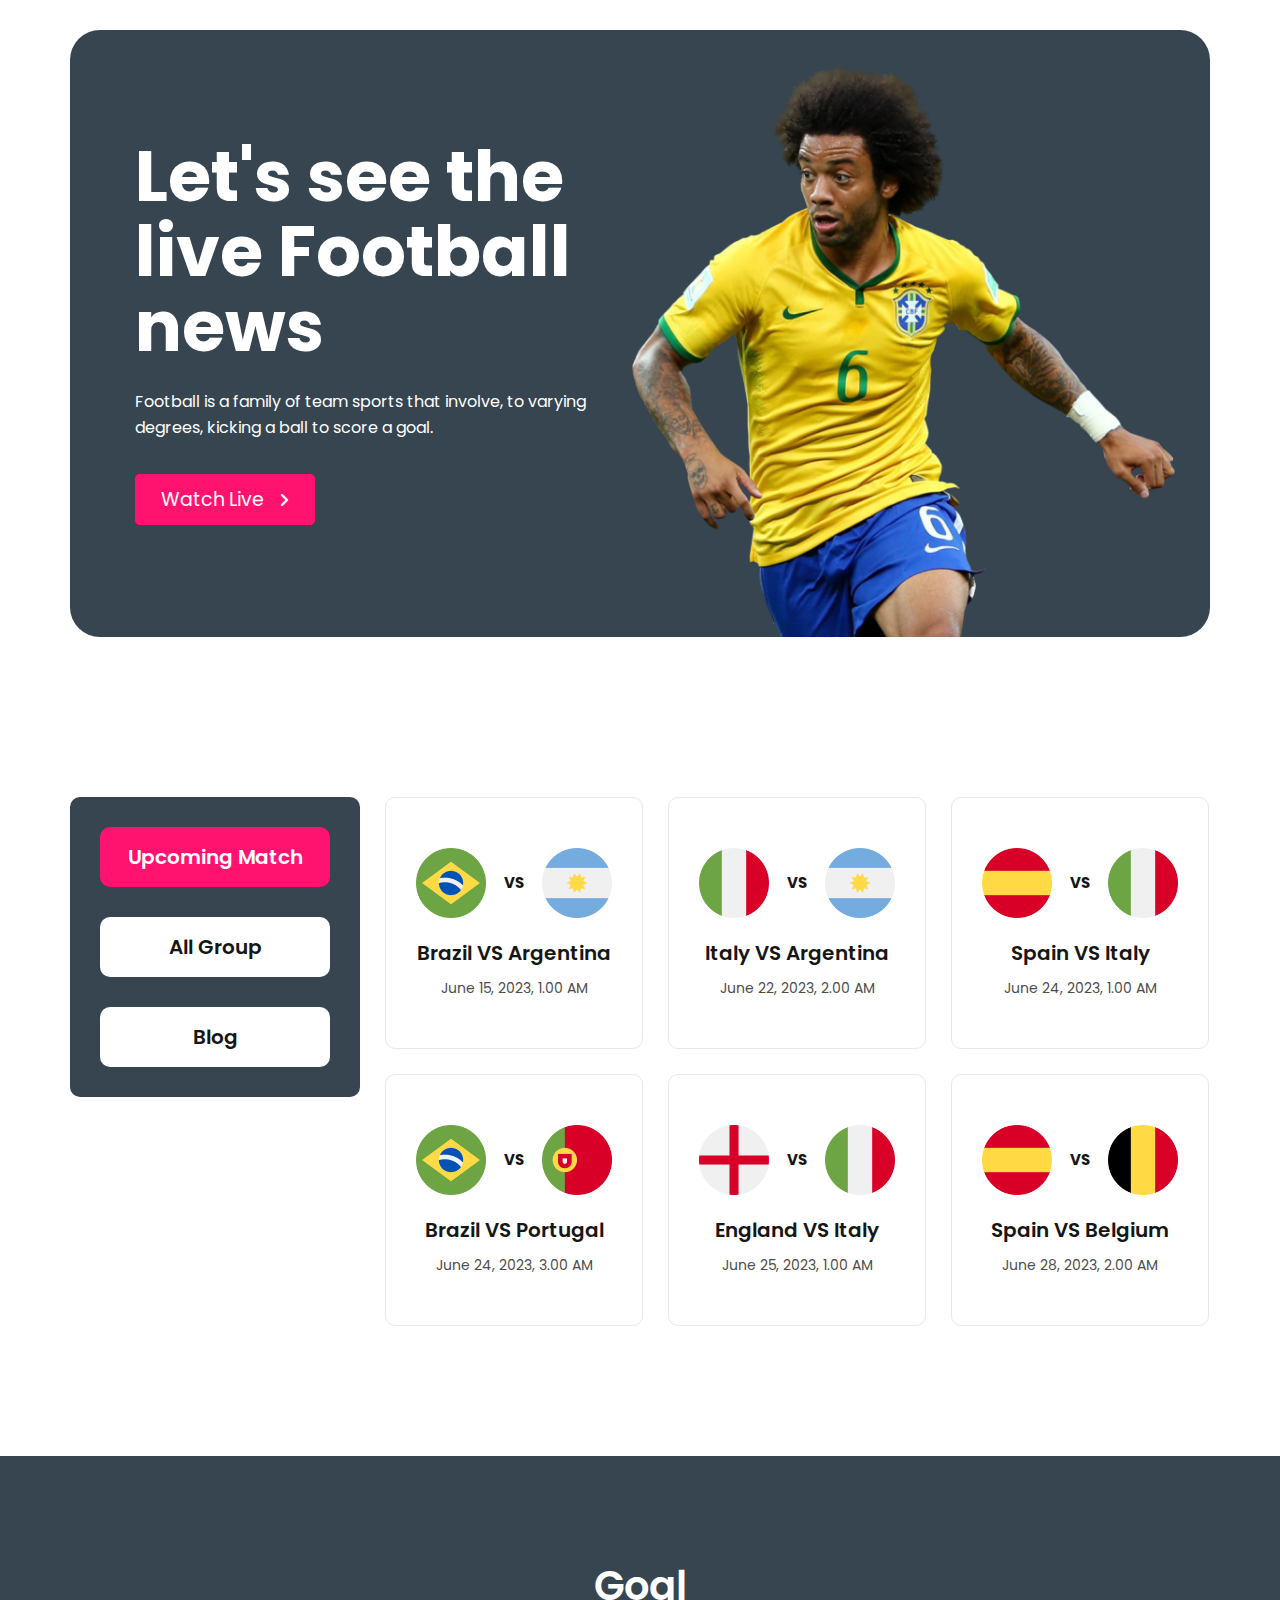
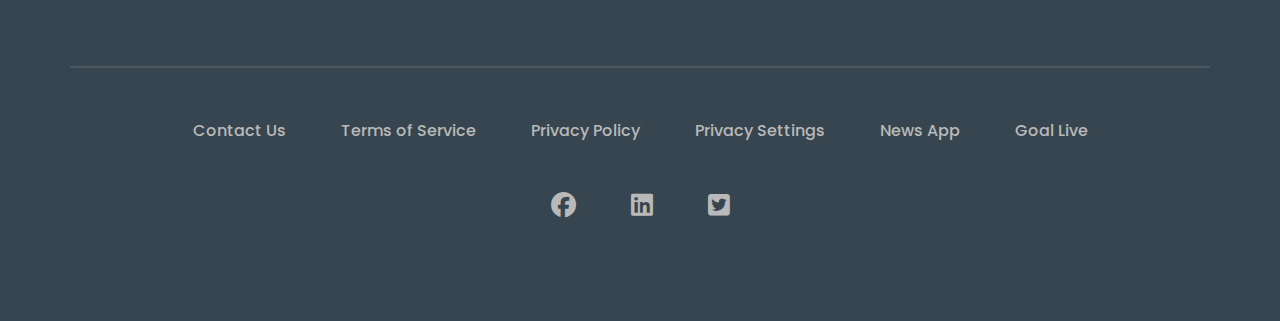
<file: index.html>
<!DOCTYPE html>
<html lang="en">
<head>
  <meta charset="UTF-8">
  <meta http-equiv="X-UA-Compatible" content="IE=edge">
  <meta name="viewport" content="width=device-width, initial-scale=1.0">
  <title>Football Match News</title>
  <link rel="icon" href="./images/favicon.png" type="image/png">
  <link href="https://fonts.googleapis.com/css2?family=Poppins:wght@400;500;600;700;800&display=swap" rel="stylesheet">
  <link rel="stylesheet" href="https://cdnjs.cloudflare.com/ajax/libs/font-awesome/6.1.1/css/all.min.css"/>
  <link rel="stylesheet" href="style.css">
</head>
<body>
  <!-- Header Start -->
  <header id="newsBanner">
    <div class="container">
      <div class="banner-content d-flex">
        <div class="banner-text">
          <h1>Let's see the live Football news</h1>
          <p>Football is a family of team sports that involve, to varying degrees, kicking a ball to score a goal.</p>
          <a href="#" class="banner-btn">Watch Live <i class="fa-solid fa-angle-right"></i></a>
        </div>
        <div class="banner-image">
          <img src="./images/banner.png" alt="banner-image">
        </div>
      </div>
    </div>
  </header>
  <!-- Header End -->
  <!-- Main Start -->
  <main id="newsArea">
    <div class="container">
      <div class="news-content d-flex">
        <div class="sidebar d-flex">
          <a href="./index.html" class="active">Upcoming Match</a>
          <a href="./all-group.html">All Group</a>
          <a href="./blogs.html">Blog</a>
        </div>
        <div class="news-main d-flex">
          <div class="news-feed">
            <div class="news">
              <div class="upcoming-match">
                <div class="team-flags d-flex">
                  <img src="./images/flags/brazil.png" alt="brazil">
                  <span>VS</span>
                  <img src="./images/flags/argentina.png" alt="argentina">
                </div>
                <h3>Brazil VS Argentina</h3>
                <p>June 15, 2023, 1.00 AM</p>
              </div>
            </div>
            <div class="news">
              <div class="upcoming-match">
                <div class="team-flags d-flex">
                  <img src="./images/flags/italy.png" alt="brazil">
                  <span>VS</span>
                  <img src="./images/flags/argentina.png" alt="argentina">
                </div>
                <h3>Italy VS Argentina</h3>
                <p>June 22, 2023, 2.00 AM</p>
              </div>
            </div>
            <div class="news">
              <div class="upcoming-match">
                <div class="team-flags d-flex">
                  <img src="./images/flags/spain.png" alt="brazil">
                  <span>VS</span>
                  <img src="./images/flags/italy.png" alt="argentina">
                </div>
                <h3>Spain VS Italy</h3>
                <p>June 24, 2023, 1.00 AM</p>
              </div>
            </div>
            <div class="news">
              <div class="upcoming-match">
                <div class="team-flags d-flex">
                  <img src="./images/flags/brazil.png" alt="brazil">
                  <span>VS</span>
                  <img src="./images/flags/portugal.png" alt="argentina">
                </div>
                <h3>Brazil VS Portugal</h3>
                <p>June 24, 2023, 3.00 AM</p>
              </div>
            </div>
            <div class="news">
              <div class="upcoming-match">
                <div class="team-flags d-flex">
                  <img src="./images/flags/england.png" alt="brazil">
                  <span>VS</span>
                  <img src="./images/flags/italy.png" alt="argentina">
                </div>
                <h3>England VS Italy</h3>
                <p>June 25, 2023, 1.00 AM</p>
              </div>
            </div>
            <div class="news">
              <div class="upcoming-match">
                <div class="team-flags d-flex">
                  <img src="./images/flags/spain.png" alt="brazil">
                  <span>VS</span>
                  <img src="./images/flags/belgium.png" alt="argentina">
                </div>
                <h3>Spain VS Belgium</h3>
                <p>June 28, 2023, 2.00 AM</p>
              </div>
            </div>
          </div>
          <a class="viewAll-btn" href="#">View All</a>
        </div>
      </div>
    </div>
  </main>
  <!-- Main End -->
  <!-- Footer Start -->
  <footer id="newsFooter">
    <div class="container">
      <div class="footer-content">
        <h2>Goal</h2>
        <hr>
        <ul class="quick-link d-flex">
          <li><a href="#">Contact Us</a></li>
          <li><a href="#">Terms of Service</a></li>
          <li><a href="#">Privacy Policy</a></li>
          <li><a href="#">Privacy Settings</a></li>
          <li><a href="#">News App</a></li>
          <li><a href="#">Goal Live</a></li>
        </ul>
        <ul class="social-link d-flex">
          <li><a target="_blank" href="https://facebook.com/"><i class="fa-brands fa-facebook"></i></a></li>
          <li><a target="_blank" href="https://linkedin.com/"><i class="fa-brands fa-linkedin"></i></a></li>
          <li><a target="_blank" href="https://twitter.com/"><i class="fa-brands fa-twitter-square"></i></a></li>
        </ul>
      </div>
    </div>
  </footer>
  <!-- Footer End -->
</body>
</html>
</file>
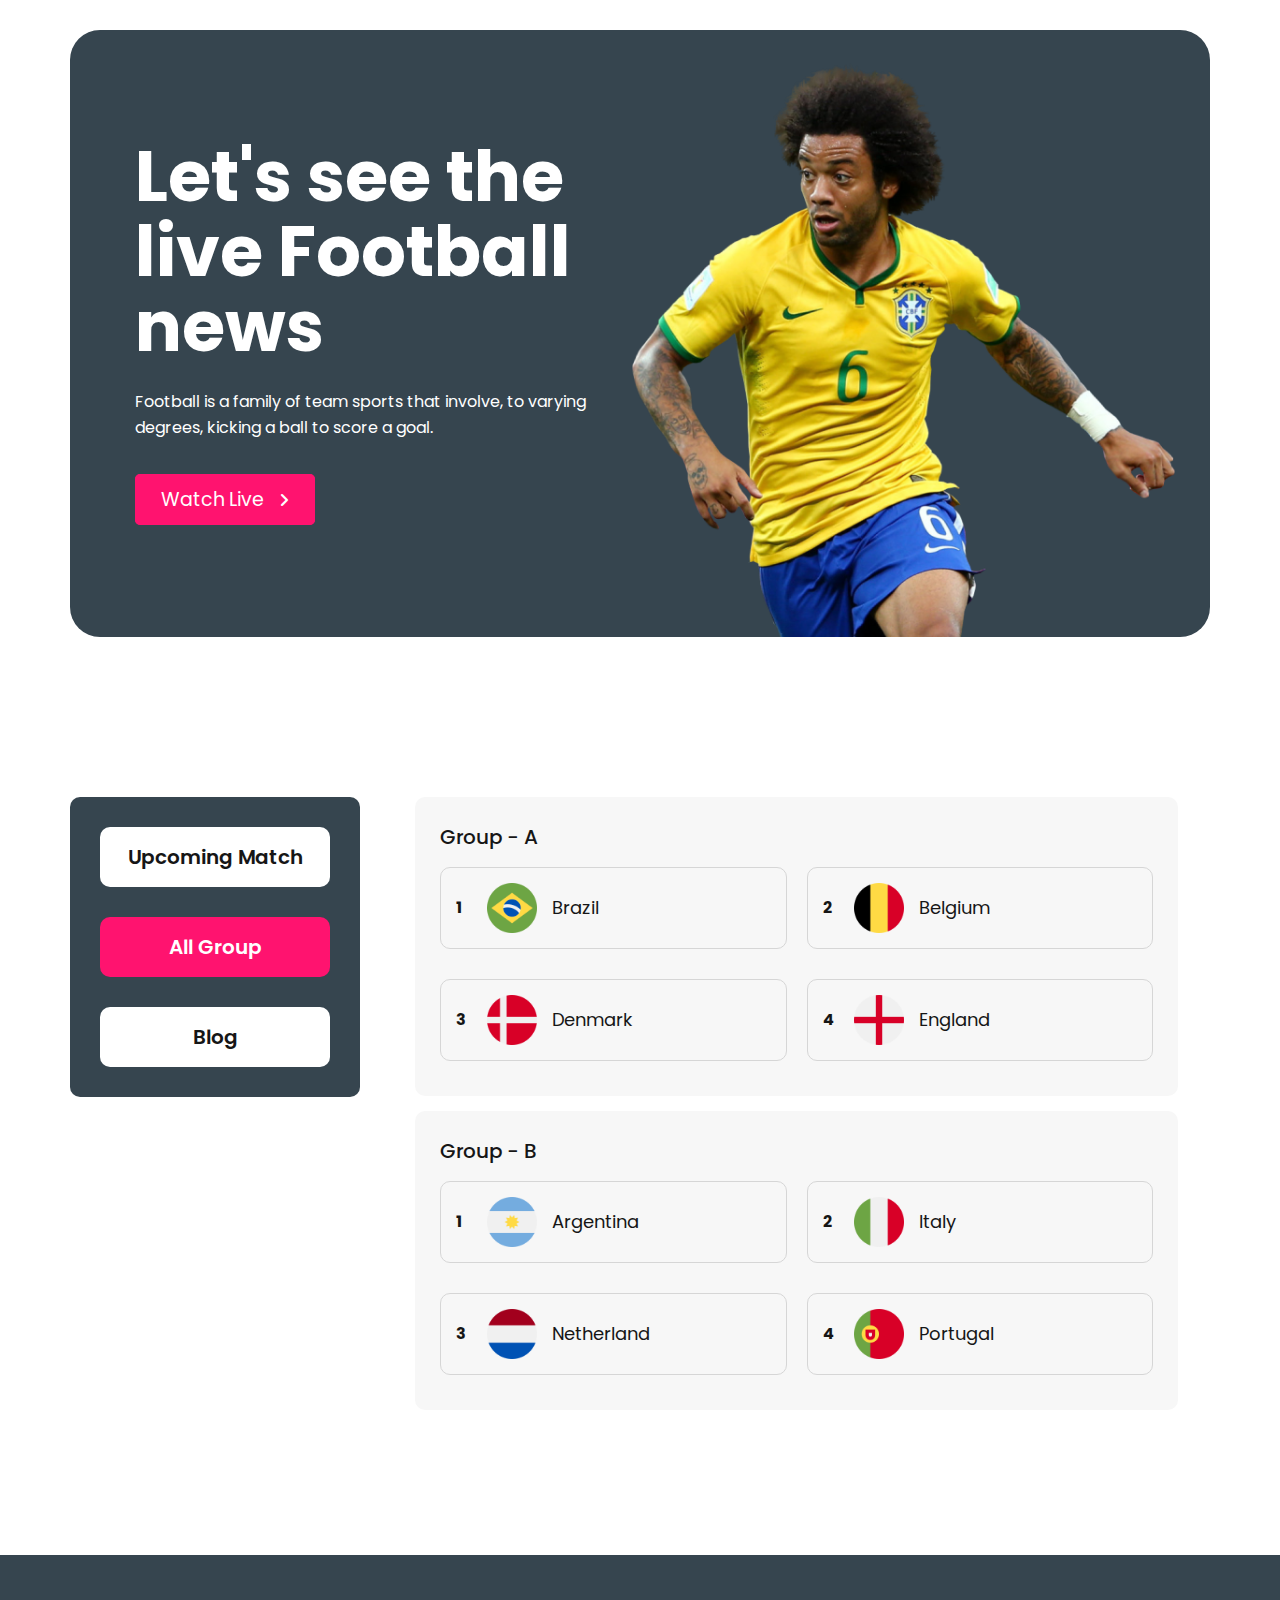
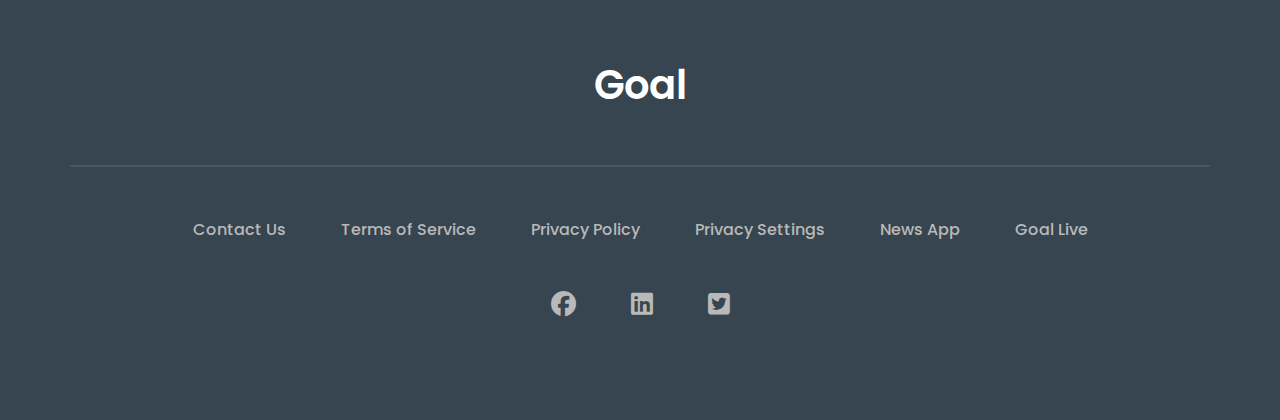
<file: all-group.html>
<!DOCTYPE html>
<html lang="en">
<head>
  <meta charset="UTF-8">
  <meta http-equiv="X-UA-Compatible" content="IE=edge">
  <meta name="viewport" content="width=device-width, initial-scale=1.0">
  <title>Football Match News</title>
  <link rel="icon" href="./images/favicon.png" type="image/png">
  <link href="https://fonts.googleapis.com/css2?family=Poppins:wght@400;500;600;700;800&display=swap" rel="stylesheet">
  <link rel="stylesheet" href="https://cdnjs.cloudflare.com/ajax/libs/font-awesome/6.1.1/css/all.min.css"/>
  <link rel="stylesheet" href="style.css">
</head>
<body>
  <!-- Header Start -->
  <header id="newsBanner">
    <div class="container">
      <div class="banner-content d-flex">
        <div class="banner-text">
          <h1>Let's see the live Football news</h1>
          <p>Football is a family of team sports that involve, to varying degrees, kicking a ball to score a goal.</p>
          <a href="#" class="banner-btn">Watch Live <i class="fa-solid fa-angle-right"></i></a>
        </div>
        <div class="banner-image">
          <img src="./images/banner.png" alt="banner-image">
        </div>
      </div>
    </div>
  </header>
  <!-- Header End -->
  <!-- Main Start -->
  <main id="newsArea">
    <div class="container">
      <div class="news-content d-flex">
        <div class="sidebar d-flex">
          <a href="./index.html">Upcoming Match</a>
          <a href="./all-group.html" class="active">All Group</a>
          <a href="./blogs.html">Blog</a>
        </div>
        <div class="news-content d-flex">
          <div class="news-feed">
            <div class="news all-group">
              <div class="group-section">
                <h2>Group - A</h2>
                <div class="groups">
                  <div class="group d-flex">
                    <div class="group-Rank">
                      <p>1</p>
                    </div>
                    <div class="group-name d-flex">
                      <img src="./images/flags/brazil.png" alt="brazil">
                      <h3>Brazil</h3>
                    </div>
                  </div>
                  <div class="group d-flex">
                    <div class="group-Rank">
                      <p>2</p>
                    </div>
                    <div class="group-name d-flex">
                      <img src="./images/flags/belgium.png" alt="brazil">
                      <h3>Belgium</h3>
                    </div>
                  </div>
                  <div class="group d-flex">
                    <div class="group-Rank">
                      <p>3</p>
                    </div>
                    <div class="group-name d-flex">
                      <img src="./images/flags/denmark.png" alt="brazil">
                      <h3>Denmark</h3>
                    </div>
                  </div>
                  <div class="group d-flex">
                    <div class="group-Rank">
                      <p>4</p>
                    </div>
                    <div class="group-name d-flex">
                      <img src="./images/flags/england.png" alt="brazil">
                      <h3>England</h3>
                    </div>
                  </div>
                </div>
              </div>
              <div class="group-section">
                <h2>Group - B</h2>
                <div class="groups">
                  <div class="group d-flex">
                    <div class="group-Rank">
                      <p>1</p>
                    </div>
                    <div class="group-name d-flex">
                      <img src="./images/flags/argentina.png" alt="brazil">
                      <h3>Argentina</h3>
                    </div>
                  </div>
                  <div class="group d-flex">
                    <div class="group-Rank">
                      <p>2</p>
                    </div>
                    <div class="group-name d-flex">
                      <img src="./images/flags/italy.png" alt="brazil">
                      <h3>Italy</h3>
                    </div>
                  </div>
                  <div class="group d-flex">
                    <div class="group-Rank">
                      <p>3</p>
                    </div>
                    <div class="group-name d-flex">
                      <img src="./images/flags/netherlands.png" alt="brazil">
                      <h3>Netherland</h3>
                    </div>
                  </div>
                  <div class="group d-flex">
                    <div class="group-Rank">
                      <p>4</p>
                    </div>
                    <div class="group-name d-flex">
                      <img src="./images/flags/portugal.png" alt="brazil">
                      <h3>Portugal</h3>
                    </div>
                  </div>
                </div>
              </div>
            </div>
          </div>
          <a class="viewAll-btn" href="#">View All</a>
        </div>
      </div>
    </div>
  </main>
  <!-- Main End -->
  <!-- Footer Start -->
  <footer id="newsFooter">
    <div class="container">
      <div class="footer-content">
        <h2>Goal</h2>
        <hr>
        <ul class="quick-link d-flex">
          <li><a href="#">Contact Us</a></li>
          <li><a href="#">Terms of Service</a></li>
          <li><a href="#">Privacy Policy</a></li>
          <li><a href="#">Privacy Settings</a></li>
          <li><a href="#">News App</a></li>
          <li><a href="#">Goal Live</a></li>
        </ul>
        <ul class="social-link d-flex">
          <li><a target="_blank" href="https://facebook.com/"><i class="fa-brands fa-facebook"></i></a></li>
          <li><a target="_blank" href="https://linkedin.com/"><i class="fa-brands fa-linkedin"></i></a></li>
          <li><a target="_blank" href="https://twitter.com/"><i class="fa-brands fa-twitter-square"></i></a></li>
        </ul>
      </div>
    </div>
  </footer>
  <!-- Footer End -->
</body>
</html>
</file>
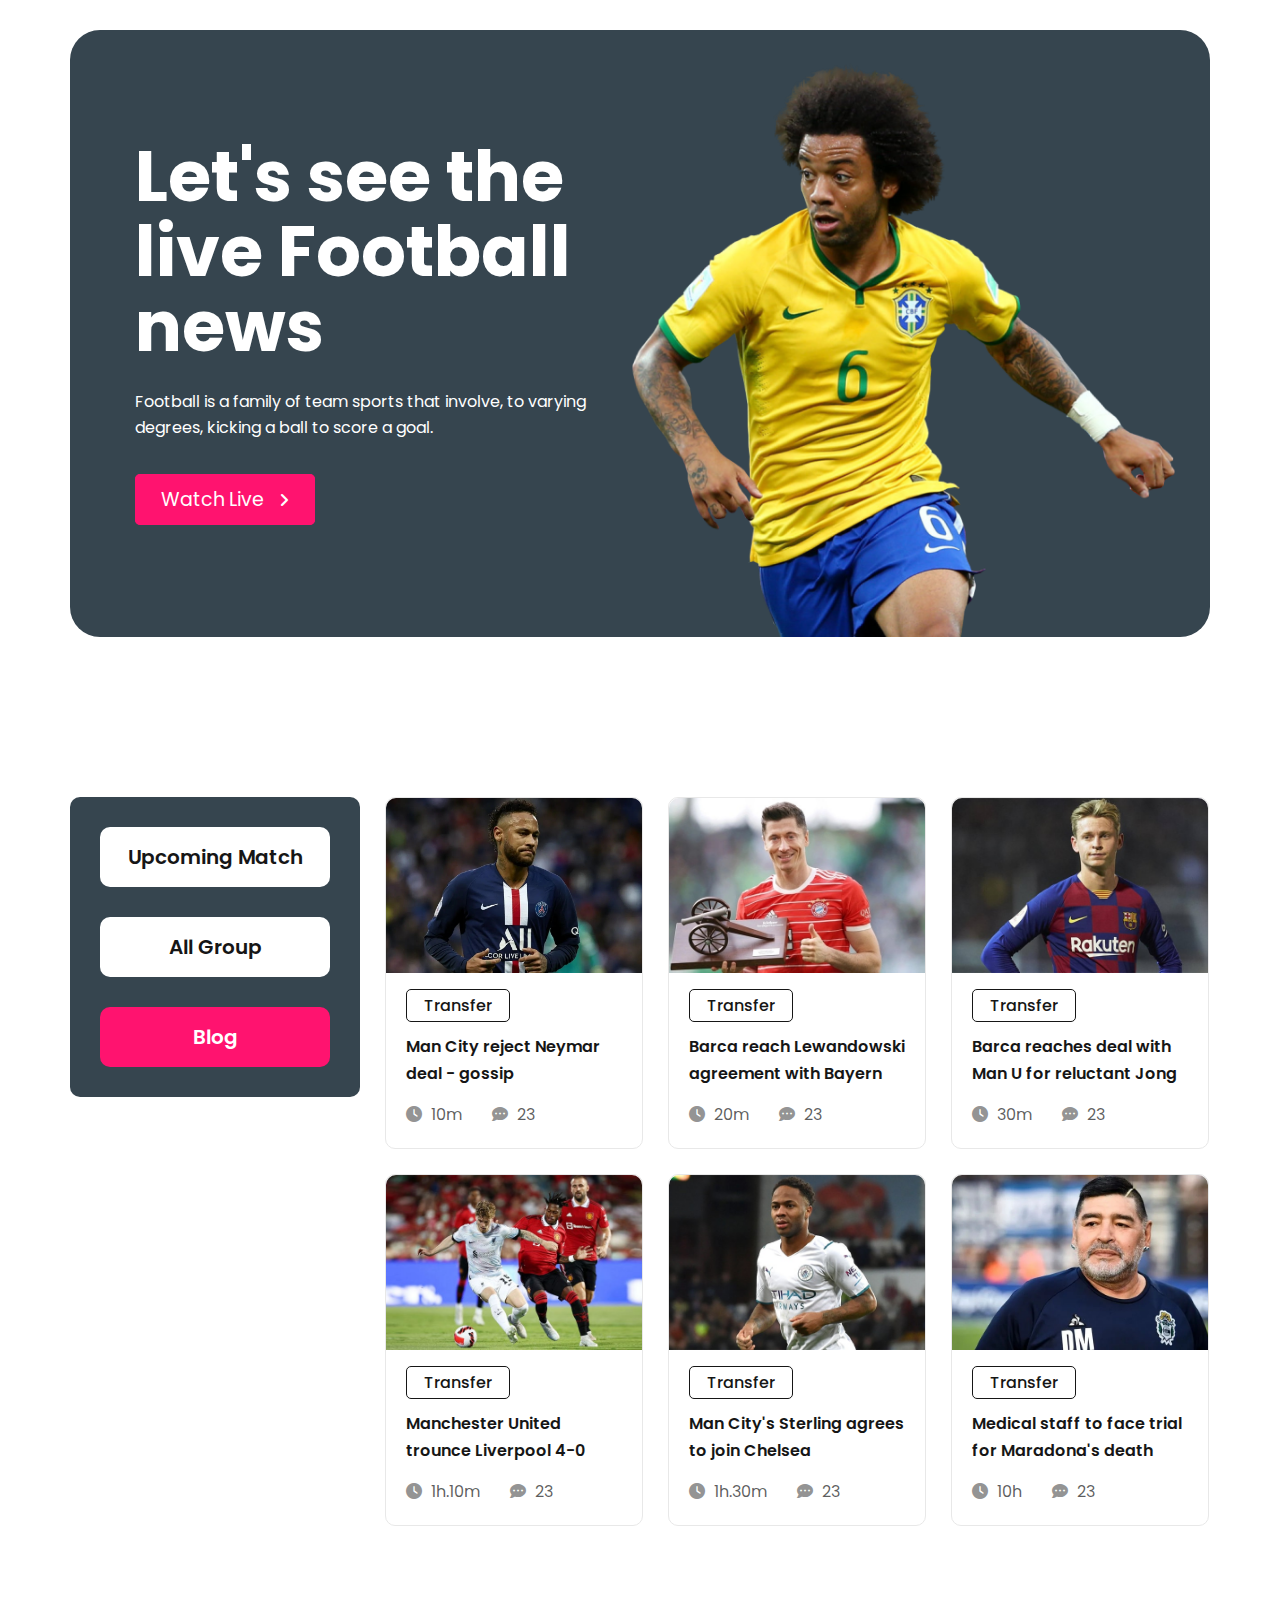
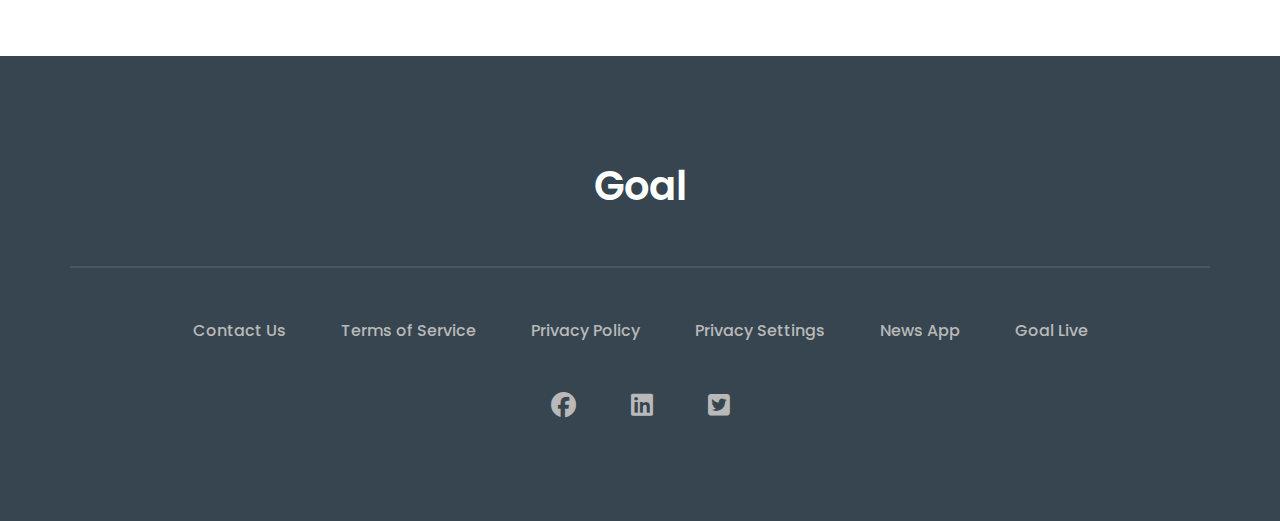
<file: blogs.html>
<!DOCTYPE html>
<html lang="en">
<head>
  <meta charset="UTF-8">
  <meta http-equiv="X-UA-Compatible" content="IE=edge">
  <meta name="viewport" content="width=device-width, initial-scale=1.0">
  <title>Football Match News</title>
  <link rel="icon" href="./images/favicon.png" type="image/png">
  <link href="https://fonts.googleapis.com/css2?family=Poppins:wght@400;500;600;700;800&display=swap" rel="stylesheet">
  <link rel="stylesheet" href="https://cdnjs.cloudflare.com/ajax/libs/font-awesome/6.1.1/css/all.min.css"/>
  <link rel="stylesheet" href="style.css">
</head>
<body>
  <!-- Header Start -->
  <header id="newsBanner">
    <div class="container">
      <div class="banner-content d-flex">
        <div class="banner-text">
          <h1>Let's see the live Football news</h1>
          <p>Football is a family of team sports that involve, to varying degrees, kicking a ball to score a goal.</p>
          <a href="#" class="banner-btn">Watch Live <i class="fa-solid fa-angle-right"></i></a>
        </div>
        <div class="banner-image">
          <img src="./images/banner.png" alt="banner-image">
        </div>
      </div>
    </div>
  </header>
  <!-- Header End -->
  <!-- Main Start -->
  <main id="newsArea">
    <div class="container">
      <div class="news-content d-flex">
        <div class="sidebar d-flex">
          <a href="./index.html">Upcoming Match</a>
          <a href="./all-group.html">All Group</a>
          <a href="./blogs.html" class="active">Blog</a>
        </div>
        <div class="news-main d-flex">
          <div class="news-feed">
            <div class="news">
              <div class="blog-image">
                <img src="./images/blog/blog-1.jpg" alt="Neymar Pic">
              </div>
              <div class="blog-content">
                <a href="">Transfer</a>
                <h3>Man City reject Neymar deal - gossip</h3>
                <div class="blog-tags">
                  <p><i class="fa-solid fa-clock"></i> 10m</p>
                  <p><i class="fa-solid fa-comment-dots"></i> 23</p>
                </div>
              </div>
            </div>
            <div class="news">
              <div class="blog-image">
                <img src="./images/blog/blog-2.jpg" alt="Neymar Pic">
              </div>
              <div class="blog-content">
                <a href="">Transfer</a>
                <h3>Barca reach Lewandowski agreement with Bayern</h3>
                <div class="blog-tags">
                  <p><i class="fa-solid fa-clock"></i> 20m</p>
                  <p><i class="fa-solid fa-comment-dots"></i> 23</p>
                </div>
              </div>
            </div>
            <div class="news">
              <div class="blog-image">
                <img src="./images/blog/blog-3.jpg" alt="Neymar Pic">
              </div>
              <div class="blog-content">
                <a href="">Transfer</a>
                <h3>Barca reaches deal with Man U for reluctant Jong</h3>
                <div class="blog-tags">
                  <p><i class="fa-solid fa-clock"></i> 30m</p>
                  <p><i class="fa-solid fa-comment-dots"></i> 23</p>
                </div>
              </div>
            </div>
            <div class="news">
              <div class="blog-image">
                <img src="./images/blog/blog-4.jpg" alt="Neymar Pic">
              </div>
              <div class="blog-content">
                <a href="">Transfer</a>
                <h3>Manchester United trounce Liverpool 4-0</h3>
                <div class="blog-tags">
                  <p><i class="fa-solid fa-clock"></i> 1h.10m</p>
                  <p><i class="fa-solid fa-comment-dots"></i> 23</p>
                </div>
              </div>
            </div>
            <div class="news">
              <div class="blog-image">
                <img src="./images/blog/blog-5.jpg" alt="Neymar Pic">
              </div>
              <div class="blog-content">
                <a href="">Transfer</a>
                <h3>Man City's Sterling agrees to join Chelsea</h3>
                <div class="blog-tags">
                  <p><i class="fa-solid fa-clock"></i> 1h.30m</p>
                  <p><i class="fa-solid fa-comment-dots"></i> 23</p>
                </div>
              </div>
            </div>
            <div class="news">
              <div class="blog-image">
                <img src="./images/blog/blog-6.jpg" alt="Neymar Pic">
              </div>
              <div class="blog-content">
                <a href="">Transfer</a>
                <h3>Medical staff to face trial for Maradona's death</h3>
                <div class="blog-tags">
                  <p><i class="fa-solid fa-clock"></i> 10h</p>
                  <p><i class="fa-solid fa-comment-dots"></i> 23</p>
                </div>
              </div>
            </div>
          </div>
          <a class="viewAll-btn" href="#">View All</a>
        </div>
      </div>
    </div>
  </main>
  <!-- Main End -->
  <!-- Footer Start -->
  <footer id="newsFooter">
    <div class="container">
      <div class="footer-content">
        <h2>Goal</h2>
        <hr>
        <ul class="quick-link d-flex">
          <li><a href="#">Contact Us</a></li>
          <li><a href="#">Terms of Service</a></li>
          <li><a href="#">Privacy Policy</a></li>
          <li><a href="#">Privacy Settings</a></li>
          <li><a href="#">News App</a></li>
          <li><a href="#">Goal Live</a></li>
        </ul>
        <ul class="social-link d-flex">
          <li><a target="_blank" href="https://facebook.com/"><i class="fa-brands fa-facebook"></i></a></li>
          <li><a target="_blank" href="https://linkedin.com/"><i class="fa-brands fa-linkedin"></i></a></li>
          <li><a target="_blank" href="https://twitter.com/"><i class="fa-brands fa-twitter-square"></i></a></li>
        </ul>
      </div>
    </div>
  </footer>
  <!-- Footer End -->
</body>
</html>
</file>
<file: style.css>
* {
  margin: 0;
  padding: 0;
  font-family: 'Poppins', sans-serif;
}

a {
  text-decoration: none;
}

.d-flex {
  display: flex;
  align-items: center;
}

.viewAll-btn {
  font-size: 20px;
  line-height: 23px;
  color: #FFFFFF;
  padding: 12px 29px;
  background: #ff136f;
  border-radius: 5px;
  margin-top: 50px;
  display: none;
}

.container {
  max-width: 1140px;
  margin: 0 auto;
}

/* General CSS End */

/* Header CSS Start */
#newsBanner {
  padding: 30px 0;
}

#newsBanner .banner-content {
  background: #36454F;
  border-radius: 30px;
}

#newsBanner .banner-text {
  width: 531px;
  padding: 66px 0px 66px 65px;
}

#newsBanner .banner-text>h1 {
  font-weight: 700;
  font-size: 70px;
  line-height: 75px;
  color: #FFFFFF;
}

#newsBanner .banner-text>p {
  font-size: 16px;
  line-height: 26px;
  color: #FFFFFF;
  padding: 25px 0 30px;
}

#newsBanner .banner-text>a {
  font-size: 19px;
  line-height: 58px;
  color: #FFFFFF;
  padding: 11px 25px;
  background: #ff136f;
  border: 1px solid #ff136f;
  border-radius: 5px;
  transition: background-color 0.5s;
}

#newsBanner .banner-text>a>i {
  font-size: 16px;
  padding-left: 10px;
}

#newsBanner .banner-text>a:hover {
  background: none;
}

#newsBanner .banner-image {
  width: 581px;
  padding: 33px 35px 0px 0;
  height: 574px;
}

#newsBanner .banner-image>img {
  width: 100%;
  height: 100%;
}

/* Header CSS End */

/* Main CSS Start */
#newsArea {
  padding: 130px 0;
  background-color: #fff;
}

#newsArea .news-content {
  align-items: flex-start;
  gap: 25px;
}

#newsArea .sidebar {
  width: 230px;
  background: #36454F;
  border-radius: 10px;
  padding: 30px 30px 0;
  flex-direction: column;
}

#newsArea .sidebar a {
  width: 200px;
  color: #161616;
  background: #FFFFFF;
  border-radius: 10px;
  font-weight: 600;
  font-size: 20px;
  line-height: 30px;
  text-align: center;
  padding: 15px;
  margin-bottom: 30px;
}

#newsArea .sidebar a.active {
  color: #FFFFFF;
  background: #ff136f;
}

#newsArea .news-main {
  flex-direction: column;
  justify-content: center;
}

#newsArea .news-feed {
  flex-grow: 1;
  display: grid;
  grid-template-columns: repeat(3, 1fr);
  row-gap: 25px;
  column-gap: 25px;
}

.news-feed .news {
  width: 256px;
  border: 1px solid #E8E8E8;
  border-radius: 10px;
}

/* Upcoming Match CSS Start */
#newsArea .upcoming-match {
  text-align: center;
  padding: 50px 30px;
}

#newsArea .upcoming-match>h3 {
  font-weight: 600;
  font-size: 20px;
  line-height: 30px;
  color: #161616;
}

#newsArea .upcoming-match>p {
  font-size: 14px;
  line-height: 20px;
  color: #4D4D4D;
  padding-top: 10px;
}

#newsArea .team-flags {
  justify-content: space-between;
  padding-bottom: 20px;
}

#newsArea .team-flags>img {
  width: 70px;
}

#newsArea .team-flags>span {
  font-weight: 700;
  font-size: 15px;
  line-height: 24px;
  color: #161616;
}

/* Upcoming Match CSS End */

/* Blog Page CSS Start */
#newsArea .blog-image {
  width: 100%;
  height: 175px;
  border-radius: 10px 10px 0px 0px;
  overflow: hidden;
}

#newsArea .blog-image>img {
  width: 100%;
  height: 100%;
  object-fit: cover;
}

#newsArea .blog-content {
  padding: 20px;
}

#newsArea .blog-content>a {
  font-weight: 500;
  font-size: 16px;
  line-height: 24px;
  color: #161616;
  border: 1px solid #161616;
  border-radius: 5px;
  padding: 4px 17px;
}

#newsArea .blog-content>h3 {
  font-weight: 600;
  font-size: 16px;
  line-height: 27px;
  color: #161616;
  padding: 15px 0;
  cursor: pointer;
}

#newsArea .blog-tags {
  display: flex;
  align-items: center;
}

#newsArea .blog-tags>p {
  font-size: 16px;
  line-height: 26px;
  color: rgba(22, 22, 22, 0.7);
  padding-right: 30px;
}

#newsArea .blog-tags>p i {
  padding-right: 5px;
  color: rgba(100, 100, 100, 0.7);
}

/* Blog Page CSS End */

/* All-Group Page CSS Start */
#newsArea .all-group {
  width: 763px;
  padding: 0 30px;
  border: none;
}

#newsArea .group-section {
  padding: 25px;
  background: #f7f7f7;
  border-radius: 10px;
  margin-bottom: 15px;
}

#newsArea .group-section>h2 {
  font-weight: 500;
  font-size: 20px;
  line-height: 30px;
  color: #161616;
  padding-bottom: 15px;
}

#newsArea .groups {
  display: grid;
  grid-template-columns: repeat(2, 1fr);
  gap: 20px 20px;
}

#newsArea .all-group .group {
  padding: 15px;
  margin-bottom: 10px;
  border: 1px solid #d6d6d6;
  border-radius: 10px;
  justify-content: space-around;
}

#newsArea .group-Rank {
  width: 10%;
}

#newsArea .group-Rank>p {
  font-weight: 700;
  font-size: 16px;
  line-height: 24px;
  color: #161616;
}

#newsArea .group-name {
  width: 90%;
  justify-content: start;
}

#newsArea .group-name>img {
  width: 50px;
}

#newsArea .group-name>h3 {
  font-weight: 400;
  font-size: 18px;
  line-height: 30px;
  color: #161616;
  padding-left: 15px;
}

/* All-Group Page CSS End */

/* Main CSS End */

/* Footer CSS Start */
#newsFooter {
  padding: 100px 0;
  background: #36454F;
}

#newsFooter .footer-content>h2 {
  font-weight: 600;
  font-size: 40px;
  line-height: 60px;
  text-align: center;
  color: #FFFFFF;

}

#newsFooter .footer-content>hr {
  margin: 50px 0;
  border: 1px solid rgba(255, 255, 255, 0.1);
}

#newsFooter .quick-link {
  justify-content: center;
  padding-bottom: 50px;
  list-style: none;
}

#newsFooter .quick-link>li {
  padding-right: 55px;
}

#newsFooter .quick-link>li:last-child {
  padding-right: 0px;
}

#newsFooter .quick-link>li>a {
  font-weight: 500;
  font-size: 16px;
  line-height: 24px;
  color: #B9B9B9;
}

#newsFooter .social-link {
  justify-content: center;
  list-style: none;
}

#newsFooter .social-link>li {
  padding-right: 55px;
}

#newsFooter .social-link>li:last-child {
  padding-right: 0px;
}

#newsFooter .social-link>li>a {
  font-weight: 500;
  font-size: 16px;
  line-height: 24px;
  color: #B9B9B9;
}

#newsFooter .social-link>li>a>i {
  font-size: 25px;
}

/* Footer CSS End */

/* Media  CSS Start */
@media only screen and (max-width: 575.98px) {
  .container {
    max-width: 100%;
  }

  /* General CSS End */
  #newsBanner .banner-content {
    border-radius: 10px;
    flex-direction: column;
    margin: 0px 20px;
    padding: 0 20px;
    justify-content: space-between;
  }

  #newsBanner .banner-text {
    width: 100%;
    padding: 30px 0px;
    text-align: center;
  }

  #newsBanner .banner-text>h1 {
    font-size: 22px;
    line-height: 33px;
    text-align: center;
  }

  #newsBanner .banner-text>p {
    font-size: 14px;
    line-height: 24px;
    padding: 8px 0 16px;
  }

  #newsBanner .banner-text>a {
    font-size: 16px;
    line-height: 50px;
    padding: 8px 18px;
  }

  #newsBanner .banner-text>a>i {
    font-size: 14px;
    padding-left: 4px;
  }

  #newsBanner .banner-image {
    width: 260px;
    padding: 0;
    height: 274px;
  }

  #newsBanner .banner-image>img {
    width: 100%;
    height: 100%;
  }

  /* Header CSS  End */
  /* Main CSS Start */
  #newsArea {
    padding: 24px 0;
  }

  #newsArea .news-content {
    flex-direction: column;
    width: 100%;
  }

  #newsArea .sidebar {
    margin: 0 auto;
    padding: 0 30px 0;
    background: none;
  }

  .news-feed .news {
    margin: 0 auto;
  }

  #newsArea .sidebar a {
    border: 1px solid #E8E8E8;
    margin-bottom: 24px;
  }

  #newsArea .news-main {
    width: 100%;
  }

  #newsArea .news-feed {
    grid-template-columns: repeat(1, 1fr);
    column-gap: 0;
    width: 100%;
  }

  #newsArea .all-group {
    width: 100%;
    padding: 0;
  }

  #newsArea .group-section {
    margin: 20px;
  }

  #newsArea .groups {
    grid-template-columns: repeat(1, 1fr);
  }

  /* Main CSS End */
  /* Footer CSS Start */
  #newsFooter {
    padding: 24px 0;
  }

  #newsFooter .footer-content>h2 {
    font-size: 22px;
    line-height: 33px;
  }

  #newsFooter .footer-content>hr {
    margin: 24px 0;
  }

  #newsFooter .quick-link>li {
    padding: 0px 0px 35px 0px;
  }

  #newsFooter .quick-link {
    flex-direction: column;
    padding-bottom: 24px;
  }

  /* Footer CSS End */
}

@media screen and (min-width: 576px) and (max-width: 767.99px) {
  .container {
    max-width: 540px;
  }

  /* General CSS End */

  /* Header CSS Start */
  #newsBanner .banner-text {
    width: 578px;
    padding: 0px 0px 0px 35px;
  }

  #newsBanner .banner-text>h1 {
    font-size: 34px;
    line-height: 40px;
  }

  #newsBanner .banner-text>p {
    font-size: 14px;
    line-height: 24px;
    padding: 10px 0 20px;
  }

  #newsBanner .banner-text>a {
    font-size: 16px;
    line-height: 50px;
    padding: 10px 16px;
  }

  #newsBanner .banner-text>a>i {
    font-size: 14px;
    padding-left: 5px;
  }

  #newsBanner .banner-image {
    padding: 33px 11px 0px 0;
    height: 290px;
  }

  /* Header CSS End */
  /* Main CSS Start */
  #newsArea {
    padding: 40px 0 70px;
  }

  #newsArea .news-content {
    flex-direction: column;
  }

  #newsArea .news-feed {
    grid-template-columns: repeat(2, 1fr);
  }

  #newsArea .sidebar {
    width: 530px;
    background: none;
    padding: 0;
    flex-direction: row;
    justify-content: space-between;
  }

  #newsArea .sidebar a {
    width: 145px;
    font-size: 16px;
    padding: 10px;
    border: 1px solid #E8E8E8;
  }

  .news-feed .news {
    width: 255px;
  }

  #newsArea .team-flags {
    justify-content: space-evenly;
  }

  #newsArea .all-group {
    width: 530px;
    padding: 0;
    border: none;
  }

  /* Main CSS End */
  /* Footer CSS Start */
  #newsFooter {
    padding: 70px 0;
  }

  #newsFooter .quick-link {
    padding: 0px 0px 24px 0px;
    flex-wrap: wrap;
  }

  #newsFooter .footer-content>hr {
    margin: 30px 0;
  }

  #newsFooter .quick-link>li {
    padding: 0px 0px 25px 40px;
  }

  /* Footer CSS End */
}

@media screen and (min-width: 768px) and (max-width: 992.99px) {
  .container {
    max-width: 720px;
  }

  /* General CSS End */
  /* Header CSS Start */
  #newsBanner .banner-text {
    width: 345px;
    padding: 0px 0px 0px 35px;
  }

  #newsBanner .banner-text>h1 {
    font-size: 40px;
    line-height: 50px;
  }

  #newsBanner .banner-text>p {
    font-size: 16px;
    line-height: 24px;
    padding: 10px 0 20px;
  }

  #newsBanner .banner-text>a {
    font-size: 16px;
    line-height: 40px;
    padding: 10px 16px;
  }

  #newsBanner .banner-text>a>i {
    font-size: 14px;
    padding-left: 5px;
  }

  #newsBanner .banner-image {
    width: 323px;
    padding: 33px 17px 0px 15px;
    height: 350px;
  }

  /* Header CSS End */

  /* Main CSS Start */
  #newsArea {
    padding: 40px 0 70px;
  }

  #newsArea .news-content {
    flex-direction: column;
    align-items: center;
  }

  #newsArea .news-feed {
    grid-template-columns: repeat(2, 1fr);
  }

  #newsArea .sidebar {
    width: 715px;
    background: none;
    padding: 0;
    flex-direction: row;
    justify-content: space-between;
  }

  #newsArea .sidebar a {
    width: 186px;
    border: 1px solid #E8E8E8;
  }

  .news-feed .news {
    width: 345px;
  }

  #newsArea .team-flags {
    justify-content: space-evenly;
  }

  #newsArea .all-group {
    width: 690px;
    padding: 0 0 0 25px;
    border: none;
  }

  .news-main .viewAll-btn {
    margin-top: 30px !important;
  }

  .news-content .viewAll-btn {
    display: inline-block;
    margin-top: 0;
  }

  /* Main CSS End */

  /* Footer CSS Start */
  #newsFooter {
    padding: 70px 0;
  }

  #newsFooter .quick-link {
    padding: 0px 0px 24px 0px;
    flex-wrap: wrap;
  }

  #newsFooter .footer-content>hr {
    margin: 30px 0;
  }

  #newsFooter .quick-link>li {
    padding: 0px 0px 25px 40px;
  }

  /* Footer CSS End */
}

@media screen and (min-width: 993px) and (max-width: 1200.99px) {
  .container {
    max-width: 960px;
  }

  /* General CSS End */
  /* Header CSS Start */
  #newsBanner .banner-text>h1 {
    font-size: 50px;
    line-height: 55px;
  }

  #newsBanner .banner-image {
    width: 540px;
    height: 460px;
  }

  /* Header CSS End */
  /* Main CSS Start */
  #newsArea .news-feed {
    grid-template-columns: repeat(2, 1fr);
  }

  .news-feed .news {
    width: 305px;
  }

  #newsArea .all-group {
    width: 645px;
    padding: 0;
  }

  /* Main CSS End */
}

/* Media  CSS End */
</file>
